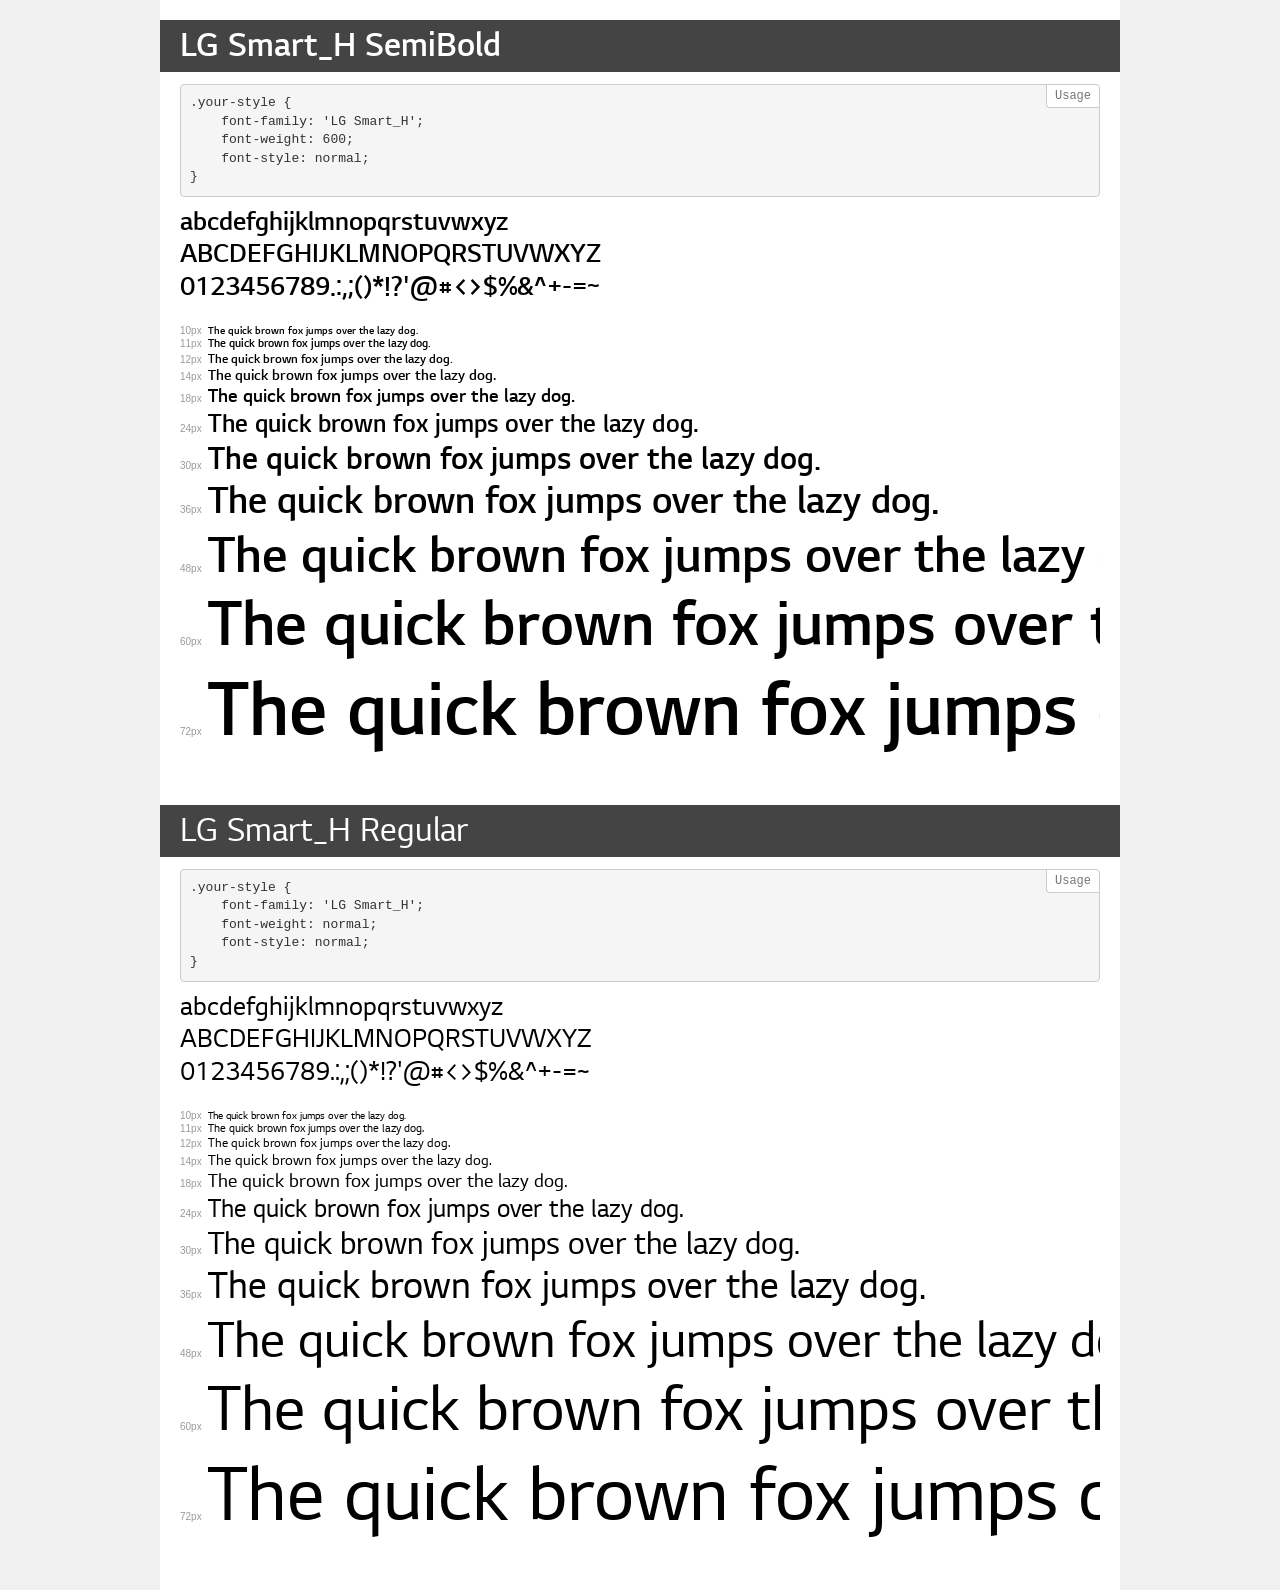
<file: font/demo.html>
<!DOCTYPE html>
<html lang="en">
<head>
    <meta charset="utf-8">
    <meta http-equiv="X-UA-Compatible" content="IE=edge">
    <meta name="viewport" content="width=device-width, initial-scale=1">
    <meta name="robots" content="noindex, noarchive">
    <meta name="format-detection" content="telephone=no">
    <title>Transfonter demo</title>
    <link href="stylesheet.css" rel="stylesheet">
    <style>
        /*
        http://meyerweb.com/eric/tools/css/reset/
        v2.0 | 20110126
        License: none (public domain)
        */
        html, body, div, span, applet, object, iframe,
        h1, h2, h3, h4, h5, h6, p, blockquote, pre,
        a, abbr, acronym, address, big, cite, code,
        del, dfn, em, img, ins, kbd, q, s, samp,
        small, strike, strong, sub, sup, tt, var,
        b, u, i, center,
        dl, dt, dd, ol, ul, li,
        fieldset, form, label, legend,
        table, caption, tbody, tfoot, thead, tr, th, td,
        article, aside, canvas, details, embed,
        figure, figcaption, footer, header, hgroup,
        menu, nav, output, ruby, section, summary,
        time, mark, audio, video {
            margin: 0;
            padding: 0;
            border: 0;
            font-size: 100%;
            font: inherit;
            vertical-align: baseline;
        }
        /* HTML5 display-role reset for older browsers */
        article, aside, details, figcaption, figure,
        footer, header, hgroup, menu, nav, section {
            display: block;
        }
        body {
            line-height: 1;
        }
        ol, ul {
            list-style: none;
        }
        blockquote, q {
            quotes: none;
        }
        blockquote:before, blockquote:after,
        q:before, q:after {
            content: '';
            content: none;
        }
        table {
            border-collapse: collapse;
            border-spacing: 0;
        }
        /* demo styles */
        body {
            background: #f0f0f0;
            color: #000;
        }
        .page {
            background: #fff;
            width: 920px;
            margin: 0 auto;
            padding: 20px 20px 0 20px;
            overflow: hidden;
        }
        .font-container {
            overflow-x: auto;
            overflow-y: hidden;
            margin-bottom: 40px;
            line-height: 1.3;
            white-space: nowrap;
            padding-bottom: 5px;
        }
        h1 {
            position: relative;
            background: #444;
            font-size: 32px;
            color: #fff;
            padding: 10px 20px;
            margin: 0 -20px 12px -20px;
        }
        .letters {
            font-size: 25px;
            margin-bottom: 20px;
        }
        .s10:before {
            content: '10px';
        }
        .s11:before {
            content: '11px';
        }
        .s12:before {
            content: '12px';
        }
        .s14:before {
            content: '14px';
        }
        .s18:before {
            content: '18px';
        }
        .s24:before {
            content: '24px';
        }
        .s30:before {
            content: '30px';
        }
        .s36:before {
            content: '36px';
        }
        .s48:before {
            content: '48px';
        }
        .s60:before {
            content: '60px';
        }
        .s72:before {
            content: '72px';
        }
        .s10:before, .s11:before, .s12:before, .s14:before,
        .s18:before, .s24:before, .s30:before, .s36:before,
        .s48:before, .s60:before, .s72:before {
            font-family: Arial, sans-serif;
            font-size: 10px;
            font-weight: normal;
            font-style: normal;
            color: #999;
            padding-right: 6px;
        }
        pre {
            display: block;
            position: relative;
            padding: 9px;
            margin: 0 0 10px;
            font-family: Monaco, Menlo, Consolas, "Courier New", monospace;
            font-size: 13px;
            line-height: 1.428571429;
            color: #333;
            font-weight: normal;
            font-style: normal;
            background-color: #f5f5f5;
            border: 1px solid #ccc;
            overflow-x: auto;
            border-radius: 4px;
        }
        pre:after {
            display: block;
            position: absolute;
            right: 0;
            top: 0;
            content: 'Usage';
            line-height: 1;
            padding: 5px 8px;
            font-size: 12px;
            color: #767676;
            background-color: #fff;
            border: 1px solid #ccc;
            border-right: none;
            border-top: none;
            border-radius: 0 4px 0 4px;
            z-index: 10;
        }
        /* responsive */
        @media (max-width: 959px) {
            .page {
                width: auto;
                margin: 0;
            }
        }
    </style>
</head>
<body>
<div class="page">
    <div class="demo">
        <h1 style="font-family: 'LG Smart_H'; font-weight: 600; font-style: normal;">LG Smart_H SemiBold</h1>
        <pre>.your-style {
    font-family: 'LG Smart_H';
    font-weight: 600;
    font-style: normal;
}</pre>
        <div class="font-container" style="font-family: 'LG Smart_H'; font-weight: 600; font-style: normal;">
            <p class="letters">
                abcdefghijklmnopqrstuvwxyz<br>
ABCDEFGHIJKLMNOPQRSTUVWXYZ<br>
                0123456789.:,;()*!?'@#<>$%&^+-=~
            </p>
            <p class="s10" style="font-size: 10px;">The quick brown fox jumps over the lazy dog.</p>
            <p class="s11" style="font-size: 11px;">The quick brown fox jumps over the lazy dog.</p>
            <p class="s12" style="font-size: 12px;">The quick brown fox jumps over the lazy dog.</p>
            <p class="s14" style="font-size: 14px;">The quick brown fox jumps over the lazy dog.</p>
            <p class="s18" style="font-size: 18px;">The quick brown fox jumps over the lazy dog.</p>
            <p class="s24" style="font-size: 24px;">The quick brown fox jumps over the lazy dog.</p>
            <p class="s30" style="font-size: 30px;">The quick brown fox jumps over the lazy dog.</p>
            <p class="s36" style="font-size: 36px;">The quick brown fox jumps over the lazy dog.</p>
            <p class="s48" style="font-size: 48px;">The quick brown fox jumps over the lazy dog.</p>
            <p class="s60" style="font-size: 60px;">The quick brown fox jumps over the lazy dog.</p>
            <p class="s72" style="font-size: 72px;">The quick brown fox jumps over the lazy dog.</p>
        </div>
    </div>
    <div class="demo">
        <h1 style="font-family: 'LG Smart_H'; font-weight: normal; font-style: normal;">LG Smart_H Regular</h1>
        <pre>.your-style {
    font-family: 'LG Smart_H';
    font-weight: normal;
    font-style: normal;
}</pre>
        <div class="font-container" style="font-family: 'LG Smart_H'; font-weight: normal; font-style: normal;">
            <p class="letters">
                abcdefghijklmnopqrstuvwxyz<br>
ABCDEFGHIJKLMNOPQRSTUVWXYZ<br>
                0123456789.:,;()*!?'@#<>$%&^+-=~
            </p>
            <p class="s10" style="font-size: 10px;">The quick brown fox jumps over the lazy dog.</p>
            <p class="s11" style="font-size: 11px;">The quick brown fox jumps over the lazy dog.</p>
            <p class="s12" style="font-size: 12px;">The quick brown fox jumps over the lazy dog.</p>
            <p class="s14" style="font-size: 14px;">The quick brown fox jumps over the lazy dog.</p>
            <p class="s18" style="font-size: 18px;">The quick brown fox jumps over the lazy dog.</p>
            <p class="s24" style="font-size: 24px;">The quick brown fox jumps over the lazy dog.</p>
            <p class="s30" style="font-size: 30px;">The quick brown fox jumps over the lazy dog.</p>
            <p class="s36" style="font-size: 36px;">The quick brown fox jumps over the lazy dog.</p>
            <p class="s48" style="font-size: 48px;">The quick brown fox jumps over the lazy dog.</p>
            <p class="s60" style="font-size: 60px;">The quick brown fox jumps over the lazy dog.</p>
            <p class="s72" style="font-size: 72px;">The quick brown fox jumps over the lazy dog.</p>
        </div>
    </div>
</div>
</body>
</html>
</file>
<file: font/stylesheet.css>
@font-face {
    font-family: 'LG Smart_H';
    src: url('LGSmHaSB.eot');
    src: url('LGSmHaSB.eot?#iefix') format('embedded-opentype'),
        url('LGSmHaSB.woff2') format('woff2'),
        url('LGSmHaSB.woff') format('woff'),
        url('LGSmHaSB.ttf') format('truetype');
    font-weight: 600;
    font-style: normal;
    font-display: swap;
}

@font-face {
    font-family: 'LG Smart_H';
    src: url('LGSmHaR.eot');
    src: url('LGSmHaR.eot?#iefix') format('embedded-opentype'),
        url('LGSmHaR.woff2') format('woff2'),
        url('LGSmHaR.woff') format('woff'),
        url('LGSmHaR.ttf') format('truetype');
    font-weight: normal;
    font-style: normal;
    font-display: swap;
}
</file>
